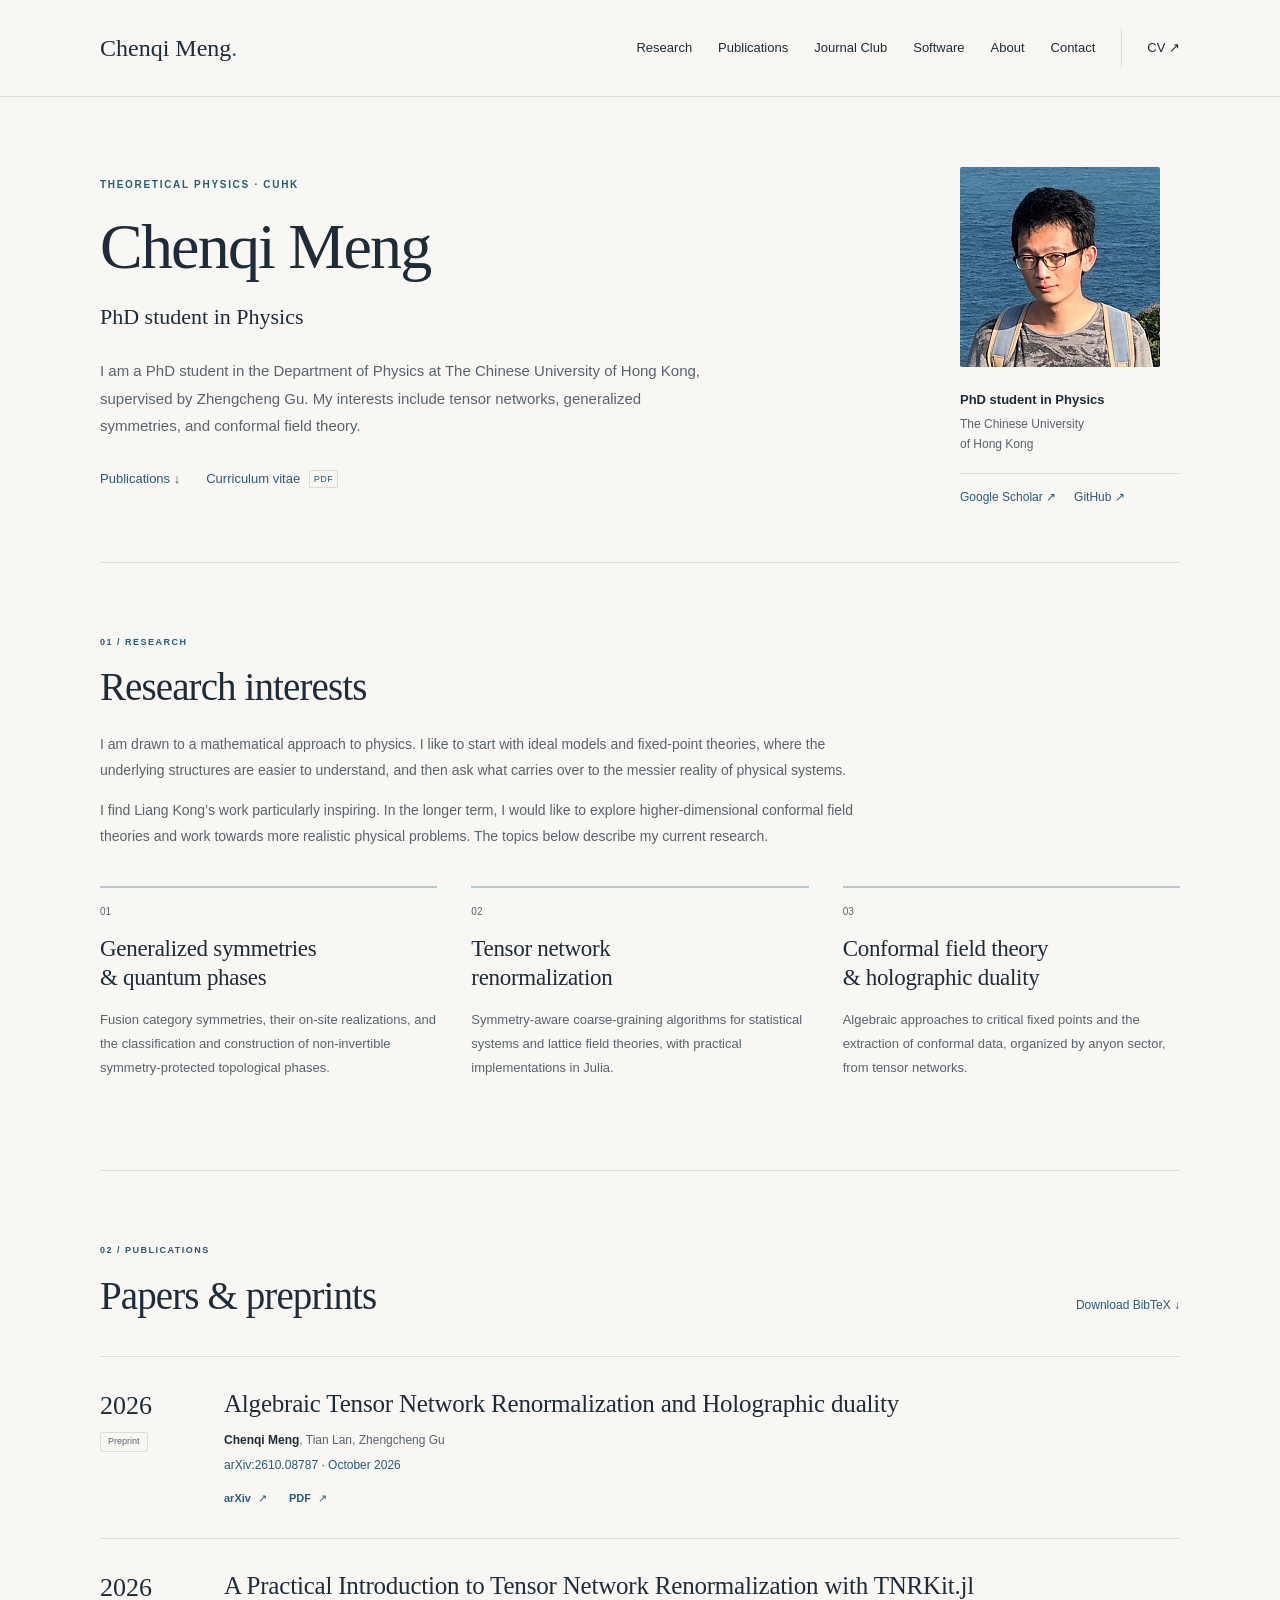
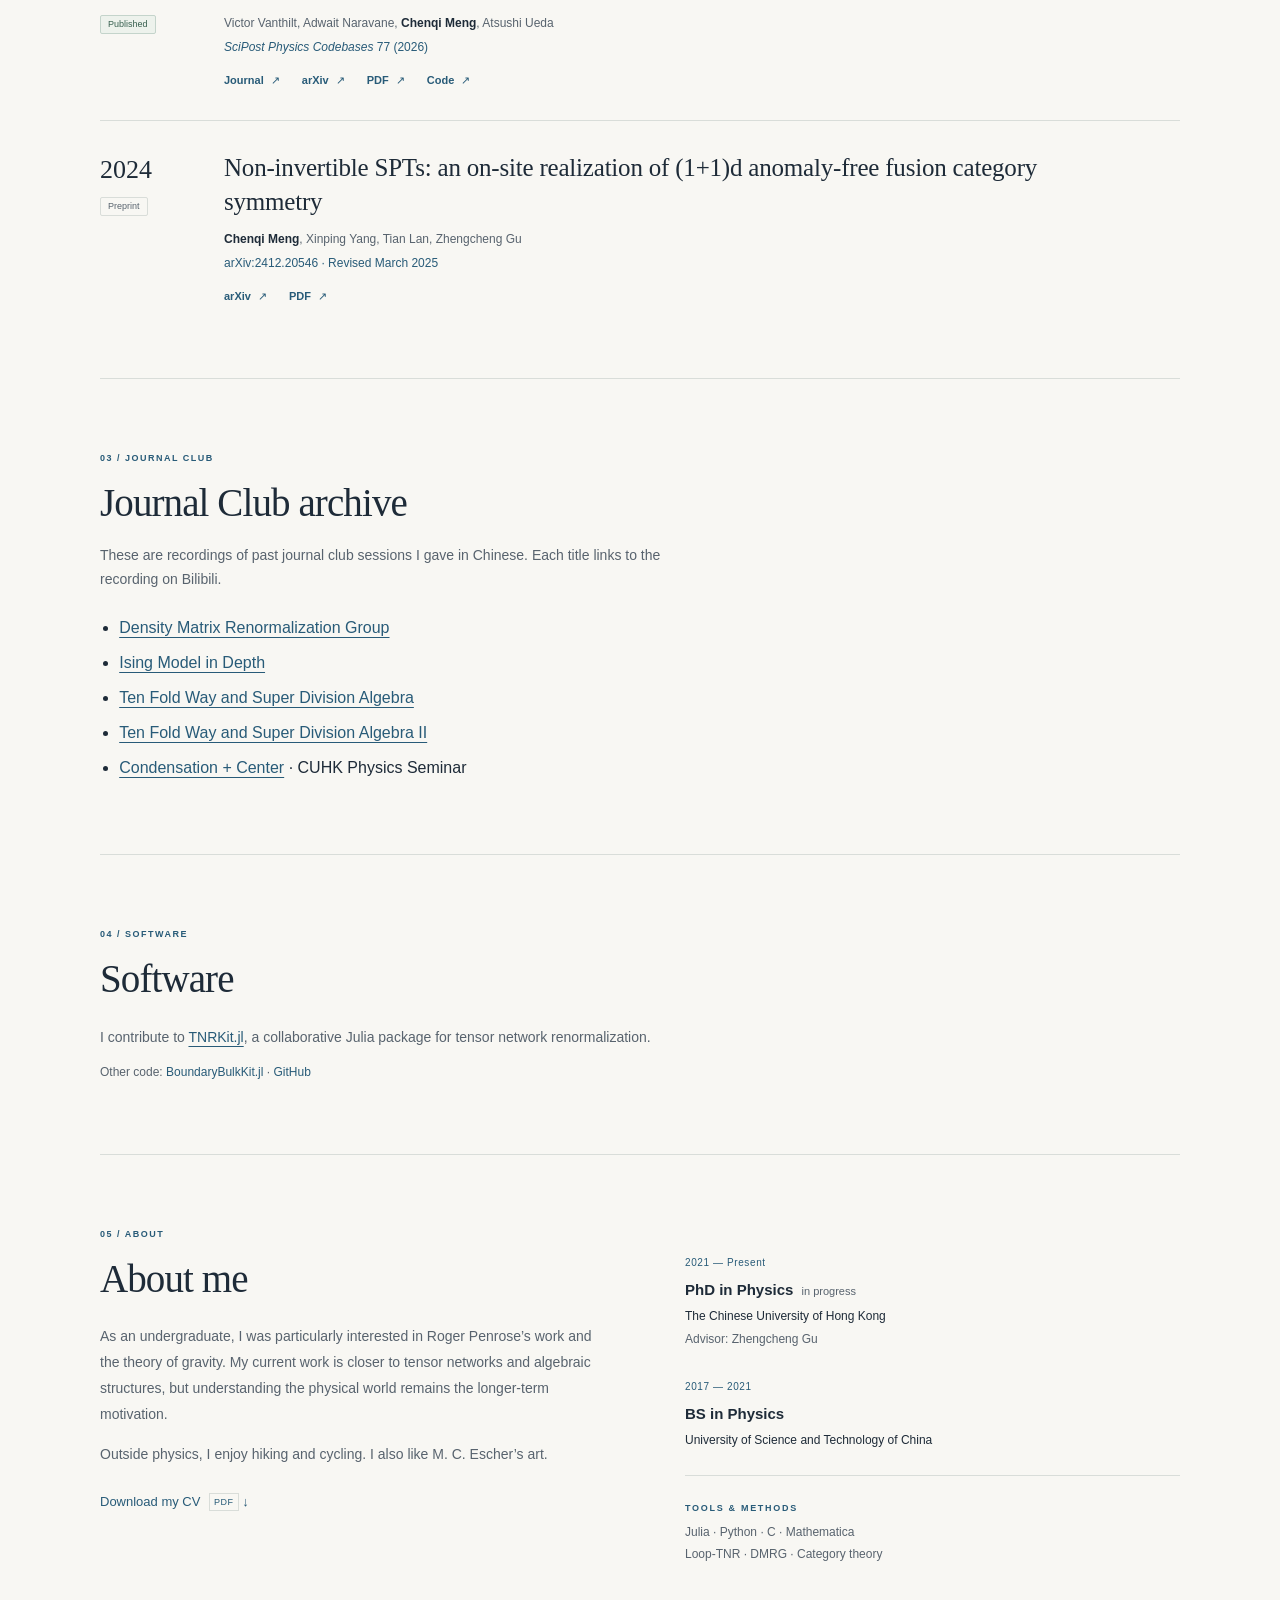
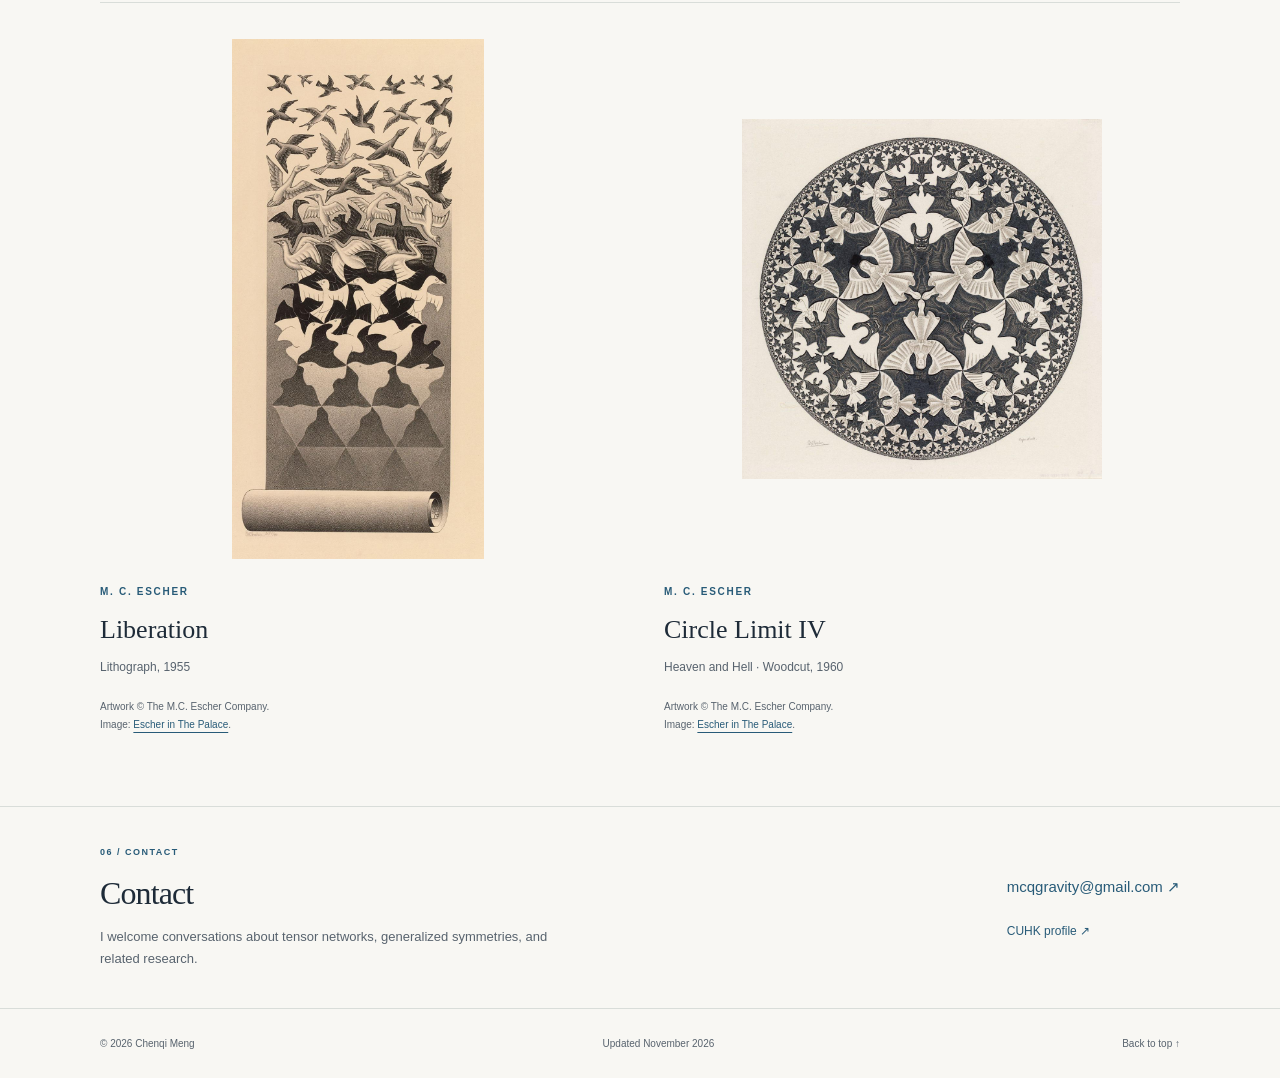
<file: index.html>
<!doctype html>
<html lang="en">
<head>
  <meta charset="utf-8">
  <meta name="viewport" content="width=device-width, initial-scale=1">
  <meta name="theme-color" content="#f8f7f3">
  <title>Chenqi Meng — Theoretical Physics</title>
  <meta name="description" content="Chenqi Meng, PhD student in physics at CUHK. Research in tensor networks, generalized symmetries, quantum phases, and conformal field theory.">
  <link rel="canonical" href="https://chenqitrg.github.io/">
  <meta property="og:type" content="website">
  <meta property="og:title" content="Chenqi Meng — Theoretical Physics">
  <meta property="og:description" content="PhD student in physics at CUHK. Research interests, publications, and contact information.">
  <meta property="og:url" content="https://chenqitrg.github.io/">
  <meta property="og:image" content="https://chenqitrg.github.io/assets/chenqi-meng.jpg">
  <meta property="og:image:alt" content="Portrait of Chenqi Meng">
  <link rel="icon" href="assets/favicon.svg" type="image/svg+xml">
  <link rel="stylesheet" href="styles.css?v=20261112-journal-club-list">
</head>
<body>
  <a class="skip-link" href="#main">Skip to content</a>
  <header class="site-header">
    <div class="header-inner">
      <a class="wordmark" href="#top" aria-label="Chenqi Meng, home">Chenqi Meng<span class="wordmark-dot" aria-hidden="true">.</span></a>
      <nav aria-label="Main navigation">
        <a href="#research">Research</a>
        <a href="#publications">Publications</a>
        <a href="#talks">Journal Club</a>
        <a href="#software">Software</a>
        <a href="#about">About</a>
        <a href="#contact">Contact</a>
        <a class="nav-cv" href="assets/chenqi-meng-cv.pdf">CV <span aria-hidden="true">↗</span></a>
      </nav>
    </div>
  </header>

  <main id="main">
    <section class="hero wrap" id="top" aria-labelledby="name">
      <div class="hero-main">
        <p class="eyebrow">Theoretical physics · CUHK</p>
        <h1 id="name">Chenqi Meng</h1>
        <p class="hero-subtitle">PhD student in Physics</p>
        <p class="intro">I am a PhD student in the Department of Physics at The Chinese University of Hong Kong, supervised by Zhengcheng Gu. My interests include tensor networks, generalized symmetries, and conformal field theory.</p>
        <div class="hero-links">
          <a class="text-link" href="#publications">Publications <span aria-hidden="true">↓</span></a>
          <a class="text-link" href="assets/chenqi-meng-cv.pdf">Curriculum vitae <span class="file-label">PDF</span></a>
        </div>
      </div>
      <aside class="profile" aria-label="Profile">
        <img src="assets/chenqi-meng.jpg" alt="Chenqi Meng by the sea" width="200" height="200" fetchpriority="high">
        <p class="profile-title">PhD student in Physics</p>
        <p>The Chinese University <br>of Hong Kong</p>
        <div class="profile-links">
          <a href="https://scholar.google.com/citations?user=IQELJroAAAAJ">Google Scholar <span aria-hidden="true">↗</span></a>
          <a href="https://github.com/Chenqitrg">GitHub <span aria-hidden="true">↗</span></a>
        </div>
      </aside>
    </section>

    <section class="section wrap" id="research" aria-labelledby="research-heading">
      <div class="section-heading">
        <p class="section-number" aria-hidden="true">01 / RESEARCH</p>
        <h2 id="research-heading">Research interests</h2>
        <div class="research-perspective">
          <p>I am drawn to a mathematical approach to physics. I like to start with ideal models and fixed-point theories, where the underlying structures are easier to understand, and then ask what carries over to the messier reality of physical systems.</p>
          <p>I find Liang Kong’s work particularly inspiring. In the longer term, I would like to explore higher-dimensional conformal field theories and work towards more realistic physical problems. The topics below describe my current research.</p>
        </div>
      </div>
      <div class="research-grid">
        <article>
          <span class="theme-marker" aria-hidden="true">01</span>
          <h3>Generalized symmetries <br>&amp; quantum phases</h3>
          <p>Fusion category symmetries, their on-site realizations, and the classification and construction of non-invertible symmetry-protected topological phases.</p>
        </article>
        <article>
          <span class="theme-marker" aria-hidden="true">02</span>
          <h3>Tensor network <br>renormalization</h3>
          <p>Symmetry-aware coarse-graining algorithms for statistical systems and lattice field theories, with practical implementations in Julia.</p>
        </article>
        <article>
          <span class="theme-marker" aria-hidden="true">03</span>
          <h3>Conformal field theory <br>&amp; holographic duality</h3>
          <p>Algebraic approaches to critical fixed points and the extraction of conformal data, organized by anyon sector, from tensor networks.</p>
        </article>
      </div>
    </section>

    <section class="section wrap" id="publications" aria-labelledby="publications-heading">
      <div class="section-heading heading-row">
        <div>
          <p class="section-number" aria-hidden="true">02 / PUBLICATIONS</p>
          <h2 id="publications-heading">Papers &amp; preprints</h2>
        </div>
        <a class="text-link section-action" href="assets/publications.bib" download>Download BibTeX <span aria-hidden="true">↓</span></a>
      </div>
      <ol class="publication-list">
        <li class="publication" id="paper-algebraic">
          <div class="publication-meta"><span class="year">2026</span><span class="status">Preprint</span></div>
          <article>
            <h3><a href="https://arxiv.org/abs/2610.08787">Algebraic Tensor Network Renormalization and Holographic duality</a></h3>
            <p class="authors"><strong>Chenqi Meng</strong>, Tian Lan, Zhengcheng Gu</p>
            <p class="venue">arXiv:2610.08787 · October 2026</p>
            <div class="paper-links">
              <a href="https://arxiv.org/abs/2610.08787">arXiv <span aria-hidden="true">↗</span></a>
              <a href="https://arxiv.org/pdf/2610.08787" aria-label="Read Algebraic Tensor Network Renormalization PDF">PDF <span aria-hidden="true">↗</span></a>
            </div>
          </article>
        </li>
        <li class="publication" id="paper-tnrkit">
          <div class="publication-meta"><span class="year">2026</span><span class="status published">Published</span></div>
          <article>
            <h3><a href="https://doi.org/10.21468/SciPostPhysCodeb.77">A Practical Introduction to Tensor Network Renormalization with TNRKit.jl</a></h3>
            <p class="authors">Victor Vanthilt, Adwait Naravane, <strong>Chenqi Meng</strong>, Atsushi Ueda</p>
            <p class="venue"><em>SciPost Physics Codebases</em> 77 (2026)</p>
            <div class="paper-links">
              <a href="https://doi.org/10.21468/SciPostPhysCodeb.77">Journal <span aria-hidden="true">↗</span></a>
              <a href="https://arxiv.org/abs/2604.06922">arXiv <span aria-hidden="true">↗</span></a>
              <a href="https://arxiv.org/pdf/2604.06922" aria-label="Read TNRKit.jl paper PDF">PDF <span aria-hidden="true">↗</span></a>
              <a href="https://github.com/QuantumKitHub/TNRKit.jl">Code <span aria-hidden="true">↗</span></a>
            </div>
          </article>
        </li>
        <li class="publication" id="paper-spt">
          <div class="publication-meta"><span class="year">2024</span><span class="status">Preprint</span></div>
          <article>
            <h3><a href="https://arxiv.org/abs/2412.20546">Non-invertible SPTs: an on-site realization of (1+1)d anomaly-free fusion category symmetry</a></h3>
            <p class="authors"><strong>Chenqi Meng</strong>, Xinping Yang, Tian Lan, Zhengcheng Gu</p>
            <p class="venue">arXiv:2412.20546 · Revised March 2025</p>
            <div class="paper-links">
              <a href="https://arxiv.org/abs/2412.20546">arXiv <span aria-hidden="true">↗</span></a>
              <a href="https://arxiv.org/pdf/2412.20546" aria-label="Read Non-invertible SPTs PDF">PDF <span aria-hidden="true">↗</span></a>
            </div>
          </article>
        </li>
      </ol>
    </section>

    <section class="section wrap" id="talks" aria-labelledby="talks-heading">
      <div class="section-heading">
        <p class="section-number" aria-hidden="true">03 / JOURNAL CLUB</p>
        <h2 id="talks-heading">Journal Club archive</h2>
        <p>These are recordings of past journal club sessions I gave in Chinese. Each title links to the recording on Bilibili.</p>
      </div>
      <ul class="talk-list">
        <li>
          <a href="https://www.bilibili.com/video/BV1T3Hy6FEDS/">Density Matrix Renormalization Group</a>
        </li>
        <li>
          <a href="https://www.bilibili.com/video/BV1ev1QBJEqk/">Ising Model in Depth</a>
        </li>
        <li>
          <a href="https://www.bilibili.com/video/BV1vJZVYSEo8/">Ten Fold Way and Super Division Algebra</a>
        </li>
        <li>
          <a href="https://www.bilibili.com/video/BV1rVZSY8ER7/">Ten Fold Way and Super Division Algebra II</a>
        </li>
        <li>
          <a href="https://www.bilibili.com/video/BV1Ns4y197Av/">Condensation + Center</a> · CUHK Physics Seminar
        </li>
      </ul>
    </section>

    <section class="section wrap" id="software" aria-labelledby="software-heading">
      <div class="section-heading">
        <p class="section-number" aria-hidden="true">04 / SOFTWARE</p>
        <h2 id="software-heading">Software</h2>
      </div>
      <p class="software-note">I contribute to <a href="https://github.com/QuantumKitHub/TNRKit.jl">TNRKit.jl</a>, a collaborative Julia package for tensor network renormalization.</p>
      <p class="software-more">Other code: <a class="text-link" href="https://github.com/Chenqitrg/BoundaryBulkKit.jl">BoundaryBulkKit.jl</a> · <a class="text-link" href="https://github.com/Chenqitrg">GitHub</a></p>
    </section>

    <section class="section wrap about-grid" id="about" aria-labelledby="about-heading">
      <div class="section-heading">
        <p class="section-number" aria-hidden="true">05 / ABOUT</p>
        <h2 id="about-heading">About me</h2>
        <div class="personal-note">
          <p>As an undergraduate, I was particularly interested in Roger Penrose’s work and the theory of gravity. My current work is closer to tensor networks and algebraic structures, but understanding the physical world remains the longer-term motivation.</p>
          <p>Outside physics, I enjoy hiking and cycling. I also like M. C. Escher’s art.</p>
        </div>
        <a class="text-link" href="assets/chenqi-meng-cv.pdf">Download my CV <span class="file-label">PDF</span> <span aria-hidden="true">↓</span></a>
      </div>
      <div class="education">
        <article>
          <p class="education-date">2021 — Present</p>
          <h3>PhD in Physics <span class="degree-note">in progress</span></h3>
          <p>The Chinese University of Hong Kong</p>
          <p class="muted">Advisor: Zhengcheng Gu</p>
        </article>
        <article>
          <p class="education-date">2017 — 2021</p>
          <h3>BS in Physics</h3>
          <p>University of Science and Technology of China</p>
        </article>
        <p class="methods"><span class="eyebrow">Tools &amp; methods</span><br>Julia · Python · C · Mathematica<br>Loop-TNR · DMRG · Category theory</p>
      </div>
      <div class="escher-gallery" id="escher">
        <figure class="escher-art escher-art--liberation">
          <a href="https://escherinhetpaleis.nl/en/about-escher/escher-today/liberation-print-1955" aria-label="View Liberation at Escher in The Palace">
            <img src="assets/escher-liberation.jpg" alt="A vertical scroll unfolds from geometric shapes at the bottom into birds flying freely in different directions above." width="778" height="1600" loading="lazy" decoding="async">
          </a>
          <figcaption>
            <p class="eyebrow">M. C. Escher</p>
            <h3><cite>Liberation</cite></h3>
            <p class="artwork-date">Lithograph, 1955</p>
            <p class="artwork-credit">Artwork © The M.C. Escher Company.<br>Image: <a href="https://escherinhetpaleis.nl/en/about-escher/escher-today/liberation-print-1955">Escher in The Palace</a>.</p>
          </figcaption>
        </figure>
        <figure class="escher-art">
          <a href="https://escherinhetpaleis.nl/en/escher-today/circle-limit-iv-heaven-and-hell" aria-label="View Circle Limit IV at Escher in The Palace">
            <img src="assets/escher-circle-limit-iv.jpg" alt="Black devils and pale angels interlock inside a circular disk, becoming smaller towards its edge." width="1200" height="1200" loading="lazy" decoding="async">
          </a>
          <figcaption>
            <p class="eyebrow">M. C. Escher</p>
            <h3><cite>Circle Limit IV</cite></h3>
            <p class="artwork-date">Heaven and Hell · Woodcut, 1960</p>
            <p class="artwork-credit">Artwork © The M.C. Escher Company.<br>Image: <a href="https://escherinhetpaleis.nl/en/escher-today/circle-limit-iv-heaven-and-hell">Escher in The Palace</a>.</p>
          </figcaption>
        </figure>
      </div>
    </section>

    <section class="contact-band" id="contact" aria-labelledby="contact-heading">
      <div class="wrap contact-inner">
        <div>
          <p class="section-number">06 / CONTACT</p>
          <h2 id="contact-heading">Contact</h2>
          <p>I welcome conversations about tensor networks, generalized symmetries, and related research.</p>
        </div>
        <div class="contact-links">
          <a class="email-link" href="mailto:mcqgravity@gmail.com">mcqgravity@gmail.com <span aria-hidden="true">↗</span></a>
          <a href="https://app.phy.cuhk.edu.hk/postgraduates/meng-chenqi/">CUHK profile <span aria-hidden="true">↗</span></a>
        </div>
      </div>
    </section>
  </main>
  <footer class="wrap site-footer">
    <p>© 2026 Chenqi Meng</p>
    <p>Updated November 2026</p>
    <a href="#top">Back to top <span aria-hidden="true">↑</span></a>
  </footer>
</body>
</html>
</file>
<file: styles.css>
:root {
  --paper: #f8f7f3;
  --ink: #1e2b38;
  --muted: #58636e;
  --blue: #285b78;
  --line: #d9ddd9;
  --serif: "Iowan Old Style", "Palatino Linotype", "Book Antiqua", Palatino, Georgia, serif;
  --sans: -apple-system, BlinkMacSystemFont, "Segoe UI", Helvetica, Arial, sans-serif;
}
* { box-sizing: border-box; }
html { scroll-behavior: smooth; scroll-padding-top: 100px; }
body { margin: 0; background: var(--paper); color: var(--ink); font: 16px/1.7 var(--sans); -webkit-font-smoothing: antialiased; }
::selection { background: #d5e6ed; color: var(--ink); }
a { color: inherit; text-decoration-thickness: 1px; text-underline-offset: 4px; }
a:hover { color: var(--blue); }
a:focus-visible { outline: 2px solid var(--blue); outline-offset: 5px; border-radius: 2px; }
p, h1, h2, h3 { margin: 0; }
h1, h2, h3 { font-family: var(--serif); font-weight: 500; }
img { display: block; max-width: 100%; }
.wrap, .header-inner { width: min(1080px, calc(100% - 96px)); margin-inline: auto; }
.skip-link { position: fixed; left: 20px; top: -100px; z-index: 10; background: var(--ink); color: white; padding: 12px 20px; }
.skip-link:focus { top: 10px; }
.site-header { border-bottom: 1px solid var(--line); background: var(--paper); }
.header-inner { min-height: 96px; display: flex; align-items: center; justify-content: space-between; gap: 24px; }
.wordmark { font-family: var(--serif); font-size: 24px; text-decoration: none; white-space: nowrap; }
.wordmark-dot { color: var(--blue); }
nav { display: flex; align-items: center; gap: 26px; }
nav a { font-size: 13px; text-decoration: none; padding: 8px 0; }
nav a:hover { text-decoration: underline; }
nav .nav-cv { border-left: 1px solid var(--line); padding-left: 25px; }
.hero { padding-block: 62px 54px; display: grid; grid-template-columns: minmax(0, 1fr) 220px; gap: 88px; align-items: center; border-bottom: 1px solid var(--line); }
.eyebrow, .section-number { text-transform: uppercase; font-size: 10px; line-height: 1.6; font-weight: 650; letter-spacing: 1.7px; color: var(--blue); }
h1 { font-size: clamp(42px, 5.5vw, 64px); line-height: 1.12; letter-spacing: -1.8px; margin: 18px 0 20px; }
.hero-subtitle { font: 22px/1.4 var(--serif); }
.intro { color: var(--muted); margin-top: 24px; max-width: 620px; font-size: 15px; line-height: 1.85; }
.hero-links { display: flex; gap: 26px; align-items: center; flex-wrap: wrap; margin-top: 28px; }
.button { display: inline-flex; align-items: center; justify-content: space-between; gap: 24px; background: var(--ink); color: #fff; font-size: 12px; font-weight: 550; text-decoration: none; padding: 12px 18px; border: 1px solid var(--ink); }
.button:hover { background: var(--blue); color: white; border-color: var(--blue); }
.text-link { color: var(--blue); font-size: 13px; font-weight: 500; text-decoration: none; }
.text-link:hover { text-decoration: underline; }
.file-label { font: 9px var(--sans); letter-spacing: .5px; padding: 3px 4px; border: 1px solid var(--line); margin-left: 5px; vertical-align: 1px; }
.profile { align-self: center; padding-top: 8px; color: var(--muted); font-size: 12px; line-height: 1.65; }
.profile img { width: 200px; height: 200px; object-fit: cover; border-radius: 2px; margin-bottom: 22px; }
.profile-title { color: var(--ink); font-size: 13px; font-weight: 600; margin-bottom: 5px; }
.profile-links { display: flex; gap: 18px; border-top: 1px solid var(--line); margin-top: 18px; padding-top: 14px; }
.profile-links a { color: var(--blue); text-decoration: none; white-space: nowrap; }
.profile-links a:hover { text-decoration: underline; }
.latest { display: flex; align-items: baseline; gap: 24px; padding-block: 17px; border-block: 1px solid var(--line); }
.latest .eyebrow { flex-shrink: 0; letter-spacing: 1.1px; font-size: 9px; }
.latest-date { font-weight: 400; color: var(--muted); letter-spacing: .7px; margin-left: 8px; }
.latest a { font-size: 12px; color: var(--blue); text-decoration: none; }
.latest a:hover { text-decoration: underline; }
.latest a span { margin-left: 8px; }
.section { padding-block: 72px; border-bottom: 1px solid var(--line); }
.section-number { font-size: 9px; letter-spacing: 1.5px; margin-bottom: 14px; }
h2 { font-size: clamp(29px, 3.3vw, 39px); line-height: 1.25; letter-spacing: -.9px; }
.section-heading > p:last-of-type:not(.section-number) { color: var(--muted); font-size: 14px; max-width: 615px; margin-top: 16px; }
.research-perspective, .personal-note { color: var(--muted); font-size: 14px; line-height: 1.85; margin-top: 20px; }
.research-perspective { max-width: 760px; }
.research-perspective p + p, .personal-note p + p { margin-top: 14px; }
.research-grid { margin-top: 36px; display: grid; grid-template-columns: repeat(3, minmax(0, 1fr)); gap: 34px; }
.research-grid article { border-top: 2px solid #b7c7ce; padding-top: 15px; display: flex; flex-direction: column; align-items: flex-start; }
.theme-marker { font-size: 10px; color: var(--muted); font-variant-numeric: tabular-nums; }
.research-grid h3 { font-size: 23px; line-height: 1.3; margin-top: 14px; letter-spacing: -.3px; }
.research-grid p { font-size: 13px; color: var(--muted); line-height: 1.85; margin: 15px 0 18px; }
.research-grid a { margin-top: auto; font-size: 12px; }
.heading-row { display: flex; justify-content: space-between; gap: 20px; align-items: flex-end; }
.section-action { white-space: nowrap; margin-bottom: 5px; font-size: 12px; }
.publication-list { list-style: none; margin: 35px 0 0; padding: 0; }
.publication { display: grid; grid-template-columns: 100px minmax(0, 1fr); gap: 24px; padding: 30px 0; border-top: 1px solid var(--line); scroll-margin-top: 35px; }
.publication:last-child { padding-bottom: 0; }
.publication-meta { display: flex; flex-direction: column; align-items: flex-start; gap: 10px; padding-top: 2px; }
.year { font-family: var(--serif); font-size: 26px; line-height: 1.3; }
.status { font-size: 9px; color: var(--muted); border: 1px solid var(--line); padding: 1px 7px; border-radius: 2px; }
.status.published { color: #37604f; border-color: #c4d4cb; background: #edf2ec; }
.publication h3 { font-size: 25px; line-height: 1.35; letter-spacing: -.2px; max-width: 825px; }
.publication h3 a { text-decoration: none; }
.publication h3 a:hover { text-decoration: underline; }
.authors { color: var(--muted); font-size: 12px; margin-top: 10px; }
.authors strong { color: var(--ink); font-weight: 600; }
.venue { font-size: 12px; color: var(--blue); margin-top: 4px; }
.paper-summary { font-size: 13px; line-height: 1.85; color: var(--muted); margin-top: 12px; max-width: 770px; }
.paper-links { display: flex; gap: 22px; flex-wrap: wrap; margin-top: 14px; }
.paper-links a { font-size: 11px; font-weight: 600; color: var(--blue); text-decoration: none; }
.paper-links a:hover { text-decoration: underline; }
.paper-links a span { font-weight: 400; margin-left: 4px; }
.talk-list { margin: 22px 0 0; padding-left: 1.2em; }
.talk-list li + li { margin-top: 8px; }
.talk-list a { color: var(--blue); }
.software-grid { display: grid; grid-template-columns: 1fr 1fr; gap: 40px; margin-top: 32px; }
.software-item { padding-block: 22px 0; border-top: 1px solid var(--line); }
.software-top { display: flex; justify-content: space-between; align-items: center; gap: 16px; }
.software-top h3 { font-family: var(--sans); font-size: 17px; font-weight: 550; }
.language { font-size: 10px; color: var(--muted); }
.language::before { content: ""; display: inline-block; width: 6px; height: 6px; border-radius: 50%; background: #7d6d95; margin-right: 6px; }
.software-item p { font-size: 13px; line-height: 1.85; color: var(--muted); margin-top: 13px; }
.software-more { color: var(--muted); font-size: 12px; margin-top: 28px; }
.software-more a { font-size: inherit; }
.software-note { max-width: 720px; margin-top: 22px; font-size: 14px; color: var(--muted); }
.software-note a { color: var(--blue); }
#software .software-more { margin-top: 12px; }
.about-grid { display: grid; grid-template-columns: 1fr 1fr; gap: 36px 90px; border-bottom: 0; }
.about-grid .text-link { display: inline-block; margin-top: 23px; }
.escher-gallery { grid-column: 1 / -1; display: grid; grid-template-columns: repeat(2, minmax(0, 1fr)); gap: 48px; padding-top: 36px; border-top: 1px solid var(--line); }
.escher-art { margin: 0; min-width: 0; }
.escher-art > a { display: flex; align-items: center; justify-content: center; height: 520px; margin-bottom: 25px; }
.escher-art img { width: auto; height: auto; max-width: 100%; max-height: 360px; }
.escher-art--liberation img { max-height: 520px; }
.escher-art h3 { font-size: 26px; margin-top: 8px; }
.escher-art cite { font-style: normal; }
.artwork-date { font-size: 12px; color: var(--muted); margin-top: 5px; }
.artwork-credit { font-size: 10px; color: var(--muted); line-height: 1.8; margin-top: 20px; }
.artwork-credit a { color: var(--blue); }
.education { padding-top: 27px; }
.education article + article { margin-top: 29px; }
.education-date { color: var(--blue); font-size: 10px; letter-spacing: .6px; margin-bottom: 6px; }
.education h3 { font-family: var(--sans); font-size: 15px; font-weight: 600; line-height: 1.7; }
.degree-note { font-weight: 400; color: var(--muted); font-size: 11px; margin-left: 4px; }
.education article > p:not(.education-date) { font-size: 12px; margin-top: 3px; }
.muted { color: var(--muted); }
.methods { border-top: 1px solid var(--line); padding-top: 20px; margin-top: 25px; font-size: 12px; color: var(--muted); line-height: 1.9; }
.methods .eyebrow { display: inline-block; margin-bottom: 5px; font-size: 9px; }
.contact-band { border-block: 1px solid var(--line); padding-block: 38px; }
.contact-inner { display: grid; grid-template-columns: 1fr auto; align-items: center; gap: 60px; }
.contact-band .section-number { color: var(--blue); }
.contact-band h2 { font-size: 32px; }
.contact-band p:not(.section-number) { max-width: 470px; font-size: 13px; color: var(--muted); margin-top: 13px; }
.contact-links { display: flex; align-items: flex-start; flex-direction: column; gap: 14px; }
.contact-links a { color: var(--blue); font-size: 12px; text-decoration: none; }
.contact-links a:hover { text-decoration: underline; }
.contact-links .email-link { color: var(--blue); font-size: 15px; padding-bottom: 7px; }
.site-footer { display: flex; justify-content: space-between; align-items: center; gap: 20px; padding-block: 26px; font-size: 10px; color: var(--muted); }
.site-footer a { text-decoration: none; }
.site-footer a:hover { text-decoration: underline; }
@media (min-width: 1500px) { .hero { padding-top: 72px; } }
@media (max-width: 950px) {
  .wrap, .header-inner { width: calc(100% - 64px); }
  nav { gap: 17px; }
  nav .nav-cv { padding-left: 17px; }
  .hero { gap: 40px; grid-template-columns: minmax(0, 1fr) 200px; padding-top: 60px; }
  .hero-subtitle { font-size: 22px; }
  .research-grid { gap: 24px; }
  .research-grid h3 { font-size: 21px; }
  .about-grid { gap: 50px; }
  .latest { align-items: flex-start; }
  .contact-inner { gap: 30px; }
}
@media (max-width: 700px) {
  html { scroll-padding-top: 25px; }
  .wrap, .header-inner { width: calc(100% - 40px); }
  .header-inner { flex-direction: column; align-items: flex-start; gap: 7px; padding-block: 18px 13px; }
  .wordmark { font-size: 23px; }
  nav { gap: 18px; flex-wrap: wrap; width: 100%; }
  nav a { font-size: 11px; }
  nav .nav-cv { padding-left: 16px; }
  .hero { padding-block: 45px 35px; grid-template-columns: 1fr; gap: 32px; }
  h1 { font-size: 48px; letter-spacing: -1.5px; margin-top: 14px; }
  .hero-subtitle { font-size: 22px; }
  .intro { font-size: 14px; }
  .profile { display: grid; grid-template-columns: 100px 1fr; column-gap: 20px; align-content: start; padding-top: 0; }
  .profile img { width: 100px; height: 100px; margin: 0; grid-row: 1 / 4; }
  .profile-title { align-self: end; font-size: 12px; margin: 0; }
  .profile > p:not(.profile-title) { font-size: 11px; }
  .profile br { display: none; }
  .profile-links { border: 0; margin: 5px 0 0; padding: 0; font-size: 11px; }
  .latest { flex-direction: column; gap: 7px; }
  .latest a { font-size: 12px; }
  .section { padding-block: 45px; }
  .research-grid { grid-template-columns: 1fr; gap: 28px; margin-top: 28px; }
  .research-grid h3 { font-size: 24px; margin-top: 8px; }
  .research-grid h3 br { display: none; }
  .research-grid p { margin-block: 10px 12px; font-size: 14px; }
  .heading-row { flex-direction: column; align-items: flex-start; gap: 15px; }
  .publication-list { margin-top: 18px; }
  .publication { grid-template-columns: 1fr; gap: 13px; padding-block: 26px; }
  .publication-meta { flex-direction: row; align-items: center; gap: 12px; }
  .year { font-size: 20px; }
  .publication h3 { font-size: 24px; }
  .authors, .venue { font-size: 12px; }
  .paper-summary { font-size: 14px; }
  .paper-links { gap: 25px; }
  .paper-links a { font-size: 12px; padding-block: 4px; }
  .software-grid { grid-template-columns: 1fr; gap: 28px; margin-top: 25px; }
  .software-item p { font-size: 14px; }
  .about-grid { grid-template-columns: 1fr; gap: 25px; }
  .escher-gallery { grid-template-columns: 1fr; gap: 36px; padding-top: 28px; }
  .escher-art > a { max-width: 360px; height: 360px; }
  .escher-art--liberation > a { height: 520px; }
  .education { padding-top: 0; }
  .education article > p:not(.education-date) { font-size: 13px; }
  .contact-inner { grid-template-columns: 1fr; gap: 26px; }
  .contact-band { padding-block: 38px; }
  .site-footer { flex-wrap: wrap; gap: 10px 18px; padding-block: 20px; }
}
@media (max-width: 370px) {
  nav { gap: 13px; }
  nav .nav-cv { padding-left: 10px; }
  h1 { font-size: 48px; }
  .hero-links { gap: 18px; }
  .profile { column-gap: 14px; }
  .profile-links { gap: 12px; }
}
@media (prefers-reduced-motion: reduce) { html { scroll-behavior: auto; } }
@media print {
  body { background: white; color: black; }
  .site-header, .hero-links, .latest, .site-footer, .section-action, .skip-link { display: none; }
  .wrap { width: 100%; }
  .hero { padding-block: 10px 25px; }
  .section { padding-block: 25px; }
  .publication, .research-grid article, .software-item, .education article { break-inside: avoid; }
  .contact-band { background: white; color: black; padding-block: 20px; border-top: 1px solid #ccc; }
  .contact-band p, .contact-band a, .contact-band .section-number { color: black !important; }
  a { text-decoration: none; }
}
</file>
